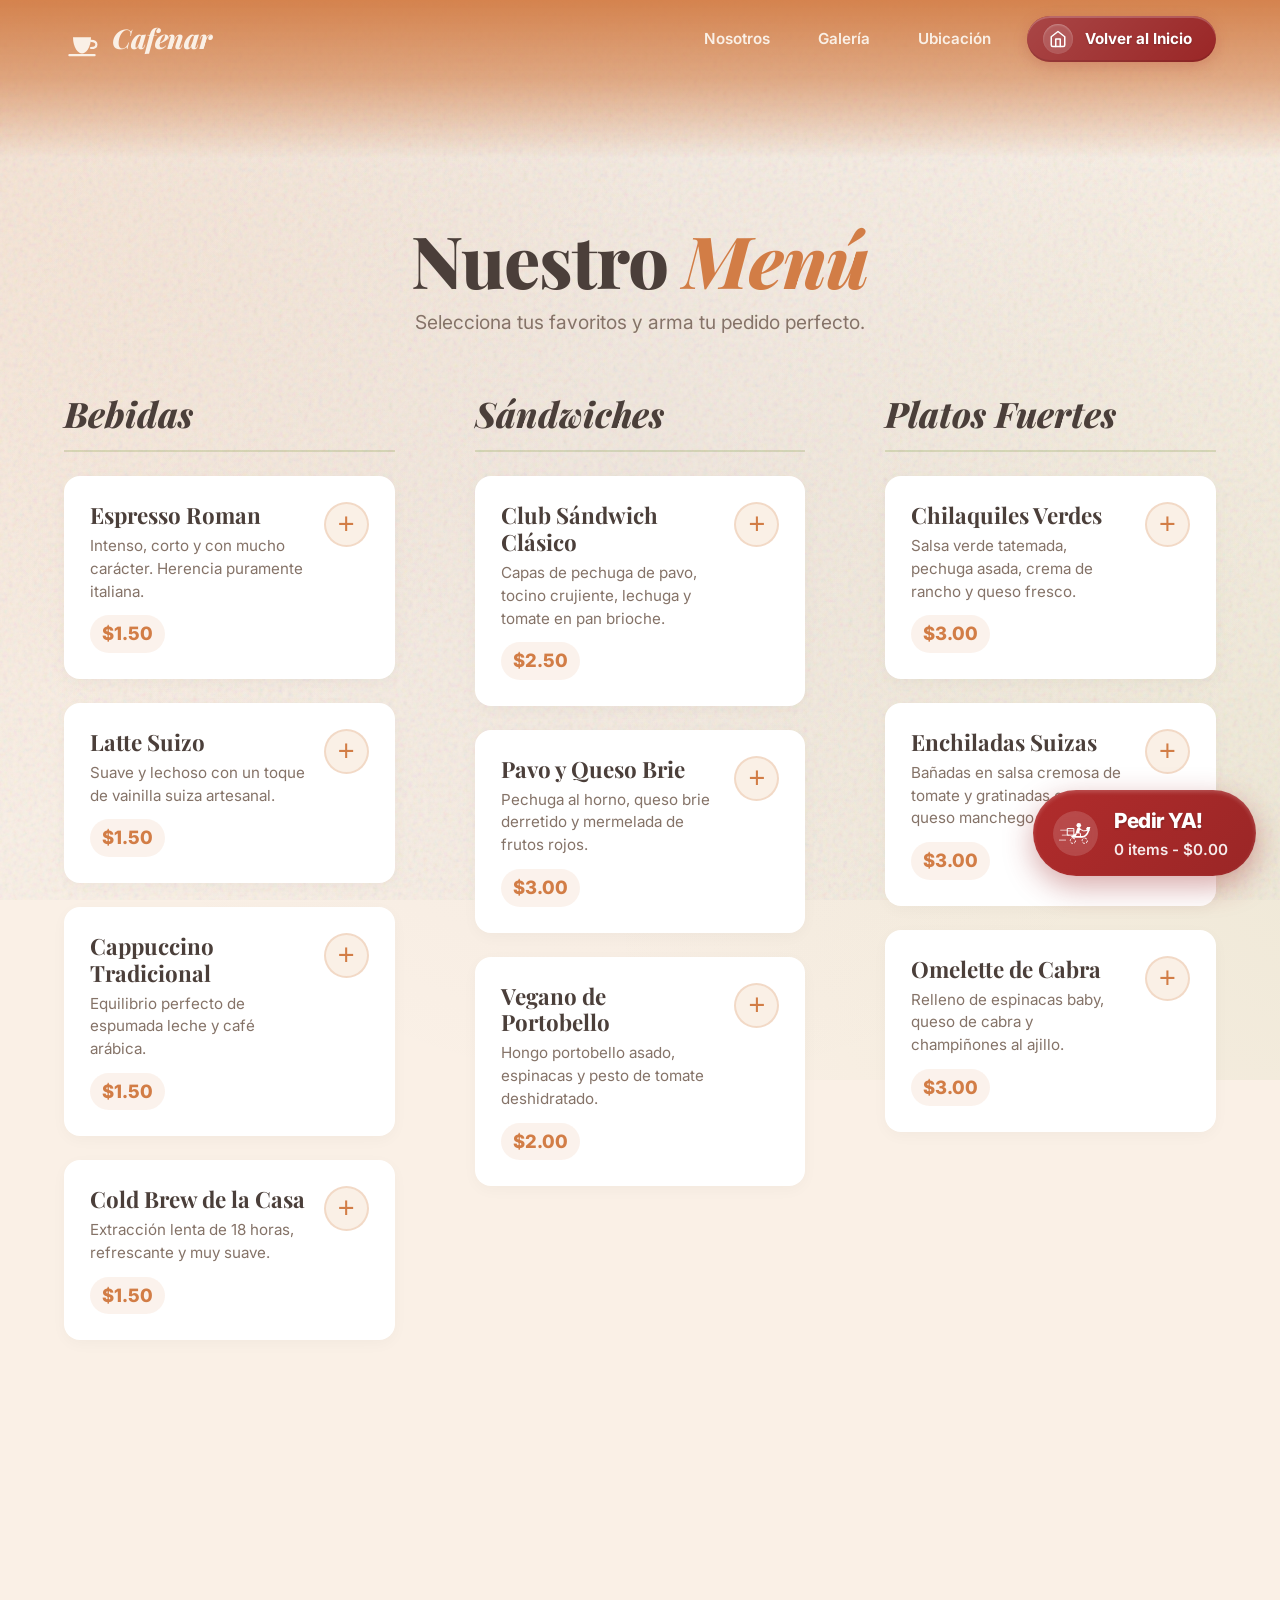
<file: menu.html>
<!DOCTYPE html>
<html lang="es">
<head>
    <meta charset="UTF-8">
    <meta name="viewport" content="width=device-width, initial-scale=1.0">
    <meta name="description" content="Menú completo de Cafenar. Pide tus sándwiches, bebidas y platos fuertes a domicilio.">
    <title>Cafenar | Menú y Pedidos</title>

    <!-- Favicon (Emoji SVG sin dependencias para carga rapida) -->
    <link rel="icon" type="image/svg+xml" href="data:image/svg+xml,<svg xmlns='http://www.w3.org/2000/svg' viewBox='0 0 100 100'><text y='.9em' font-size='90'>☕</text></svg>">

    <link rel="preconnect" href="https://fonts.googleapis.com">
    <link rel="preconnect" href="https://fonts.gstatic.com" crossorigin>
    <link href="https://fonts.googleapis.com/css2?family=Inter:wght@400;500;600;700;800&family=Playfair+Display:ital,wght@0,600;0,800;1,600&display=swap" rel="stylesheet">
    <link rel="stylesheet" href="https://cdnjs.cloudflare.com/ajax/libs/animate.css/4.1.1/animate.min.css"/>
    
    <link rel="stylesheet" href="style.css">
    <link rel="stylesheet" href="menu.css">
</head>
<body class="menu-page">
    <header class="header" data-aos="fade-in" data-aos-duration="1000">
        <div class="header__container">
            <a href="index.html" class="header__logo" aria-label="Ir a Inicio">
                <svg class="header__logo-svg" viewBox="0 0 100 100" style="height: 36px; width: 36px; fill: none; stroke: currentColor; stroke-width: 6; stroke-linecap: round; stroke-linejoin: round; margin-right: 4px;" xmlns="http://www.w3.org/2000/svg" aria-hidden="true">
                    <style>
                        .cup-steam { animation: steamRise 3s infinite ease-in-out; opacity: 0; }
                        .cup-steam-2 { animation-delay: 1.5s; }
                        @keyframes steamRise {
                            0% { transform: translateY(5px); opacity: 0; }
                            50% { opacity: 1; }
                            100% { transform: translateY(-10px); opacity: 0; }
                        }
                    </style>
                    <path d="M 25 45 L 75 45 C 75 75 60 90 50 90 C 40 90 25 75 25 45 Z" fill="currentColor" stroke="none"/>
                    <path d="M 75 55 C 95 55 95 75 75 75" />
                    <path d="M 15 95 L 85 95" />
                    <path d="M 40 35 C 35 25 45 15 40 5" class="cup-steam" />
                    <path d="M 60 35 C 65 25 55 15 60 5" class="cup-steam cup-steam-2" />
                </svg>
                Cafenar
            </a>
            <nav class="nav">
                <a href="index.html#about" class="nav__link">Nosotros</a>
                <a href="index.html#gallery" class="nav__link">Galería</a>
                <a href="index.html#location" class="nav__link">Ubicación</a>
                
                <!-- Botón Hacia Inicio -->
                <a href="index.html" class="nav__btn-order">
                    <span class="nav__btn-order-bg"></span>
                    <div class="nav__btn-order-icon">
                        <svg width="18" height="18" viewBox="0 0 24 24" fill="none" stroke="currentColor" stroke-width="2" stroke-linecap="round" stroke-linejoin="round">
                            <path d="M3 9l9-7 9 7v11a2 2 0 0 1-2 2H5a2 2 0 0 1-2-2z"></path>
                            <polyline points="9 22 9 12 15 12 15 22"></polyline>
                        </svg>
                    </div>
                    <span class="nav__btn-order-text">Volver al Inicio</span>
                    <div class="nav__btn-order-shine"></div>
                </a>
            </nav>
        </div>
    </header>

    <main class="menu-container">
        <div class="menu-intro animate__animated animate__fadeInDown">
            <h1>Nuestro <span style="color: var(--color-accent-primary); font-style: italic;">Menú</span></h1>
            <p>Selecciona tus favoritos y arma tu pedido perfecto.</p>
        </div>

        <div class="menu-grid">
            <!-- Bebidas -->
            <section class="menu-category animate__animated animate__fadeInUp">
                <h2 class="menu-category__title">Bebidas</h2>
                <div class="menu-list">
                    <div class="menu-card" data-name="Espresso Roman" data-price="45">
                        <div class="menu-card__info">
                            <h3>Espresso Roman</h3>
                            <p>Intenso, corto y con mucho carácter. Herencia puramente italiana.</p>
                            <span class="menu-card__price">$1.50</span>
                        </div>
                        <button class="menu-card__add" aria-label="Agregar Espresso Roman">+</button>
                    </div>
                    <div class="menu-card" data-name="Latte Suizo" data-price="65">
                        <div class="menu-card__info">
                            <h3>Latte Suizo</h3>
                            <p>Suave y lechoso con un toque de vainilla suiza artesanal.</p>
                            <span class="menu-card__price">$1.50</span>
                        </div>
                        <button class="menu-card__add" aria-label="Agregar Latte Suizo">+</button>
                    </div>
                    <div class="menu-card" data-name="Cappuccino Tradicional" data-price="55">
                        <div class="menu-card__info">
                            <h3>Cappuccino Tradicional</h3>
                            <p>Equilibrio perfecto de espumada leche y café arábica.</p>
                            <span class="menu-card__price">$1.50</span>
                        </div>
                        <button class="menu-card__add" aria-label="Agregar Cappuccino">+</button>
                    </div>
                    <div class="menu-card" data-name="Cold Brew de la Casa" data-price="75">
                        <div class="menu-card__info">
                            <h3>Cold Brew de la Casa</h3>
                            <p>Extracción lenta de 18 horas, refrescante y muy suave.</p>
                            <span class="menu-card__price">$1.50</span>
                        </div>
                        <button class="menu-card__add" aria-label="Agregar Cold Brew">+</button>
                    </div>
                </div>
            </section>

            <!-- Sándwiches -->
            <section class="menu-category animate__animated animate__fadeInUp" style="animation-delay: 0.1s;">
                <h2 class="menu-category__title">Sándwiches</h2>
                <div class="menu-list">
                    <div class="menu-card" data-name="Club Sándwich Clásico" data-price="120">
                        <div class="menu-card__info">
                            <h3>Club Sándwich Clásico</h3>
                            <p>Capas de pechuga de pavo, tocino crujiente, lechuga y tomate en pan brioche.</p>
                            <span class="menu-card__price">$2.50</span>
                        </div>
                        <button class="menu-card__add" aria-label="Agregar Club Sándwich">+</button>
                    </div>
                    <div class="menu-card" data-name="Pavo y Queso Brie" data-price="150">
                        <div class="menu-card__info">
                            <h3>Pavo y Queso Brie</h3>
                            <p>Pechuga al horno, queso brie derretido y mermelada de frutos rojos.</p>
                            <span class="menu-card__price">$3.00</span>
                        </div>
                        <button class="menu-card__add" aria-label="Agregar Pavo y Queso Brie">+</button>
                    </div>
                    <div class="menu-card" data-name="Vegano de Portobello" data-price="135">
                        <div class="menu-card__info">
                            <h3>Vegano de Portobello</h3>
                            <p>Hongo portobello asado, espinacas y pesto de tomate deshidratado.</p>
                            <span class="menu-card__price">$2.00</span>
                        </div>
                        <button class="menu-card__add" aria-label="Agregar Vegano Portobello">+</button>
                    </div>
                </div>
            </section>

            <!-- Platos Fuertes -->
            <section class="menu-category animate__animated animate__fadeInUp" style="animation-delay: 0.2s;">
                <h2 class="menu-category__title">Platos Fuertes</h2>
                <div class="menu-list">
                    <div class="menu-card" data-name="Chilaquiles Verdes" data-price="140">
                        <div class="menu-card__info">
                            <h3>Chilaquiles Verdes</h3>
                            <p>Salsa verde tatemada, pechuga asada, crema de rancho y queso fresco.</p>
                            <span class="menu-card__price">$3.00</span>
                        </div>
                        <button class="menu-card__add" aria-label="Agregar Chilaquiles">+</button>
                    </div>
                    <div class="menu-card" data-name="Enchiladas Suizas" data-price="160">
                        <div class="menu-card__info">
                            <h3>Enchiladas Suizas</h3>
                            <p>Bañadas en salsa cremosa de tomate y gratinadas con queso manchego.</p>
                            <span class="menu-card__price">$3.00</span>
                        </div>
                        <button class="menu-card__add" aria-label="Agregar Enchiladas Suizas">+</button>
                    </div>
                    <div class="menu-card" data-name="Omelette de Cabra" data-price="130">
                        <div class="menu-card__info">
                            <h3>Omelette de Cabra</h3>
                            <p>Relleno de espinacas baby, queso de cabra y champiñones al ajillo.</p>
                            <span class="menu-card__price">$3.00</span>
                        </div>
                        <button class="menu-card__add" aria-label="Agregar Omelette">+</button>
                    </div>
                </div>
            </section>
        </div>
    </main>

    <!-- Floating Order Button (Motocicleta animada por CSS) -->
    <a href="https://wa.me/1234567890" class="floating-order animate__animated animate__fadeInUp" id="floating-order" target="_blank" aria-label="Confirmar pedido por WhatsApp">
        <div class="floating-order__icon-wrapper">
            <svg class="moto-svg" viewBox="0 0 100 100" xmlns="http://www.w3.org/2000/svg" fill="currentColor">
                <g class="moto-lines-group">
                    <line class="moto-line" x1="5" y1="40" x2="25" y2="40" stroke="currentColor" stroke-width="2" stroke-linecap="round"/>
                    <line class="moto-line" x1="10" y1="55" x2="30" y2="55" stroke="currentColor" stroke-width="2" stroke-linecap="round"/>
                    <line class="moto-line" x1="0" y1="70" x2="20" y2="70" stroke="currentColor" stroke-width="2" stroke-linecap="round"/>
                </g>
                <g class="moto-chassis">
                    <path d="M 25 35 L 45 35 L 45 55 L 25 55 Z" stroke="currentColor" stroke-width="3" stroke-linejoin="round" fill="none"/>
                    <line x1="25" y1="42" x2="45" y2="42" stroke="currentColor" stroke-width="2"/>
                    <path d="M 40 60 L 70 60 C 80 60 85 55 90 40 L 85 35" stroke="currentColor" stroke-width="5" stroke-linecap="round" fill="none"/>
                    <path d="M 35 60 L 50 60 L 55 50 L 50 50 Z" fill="currentColor"/>
                    <circle cx="60" cy="25" r="7" fill="currentColor"/>
                    <path d="M 50 50 L 55 35 C 57 30 65 30 65 35 L 60 50 Z" fill="currentColor"/>
                    <path d="M 58 35 L 75 42 L 85 41" stroke="currentColor" stroke-width="3" stroke-linecap="round" fill="none"/>
                    <path d="M 55 45 L 65 50 L 65 60 L 70 60" stroke="currentColor" stroke-width="3" stroke-linecap="round" fill="none"/>
                    <path d="M 85 30 L 95 30 L 92 42 L 83 42 Z" fill="currentColor"/>
                    <circle class="moto-wheel" cx="42" cy="72" r="8" fill="none" stroke="currentColor" stroke-width="3" stroke-dasharray="8 4"/>
                    <circle class="moto-wheel" cx="78" cy="72" r="8" fill="none" stroke="currentColor" stroke-width="3" stroke-dasharray="8 4"/>
                </g>
            </svg>
        </div>
        <div class="floating-order__info">
            <span class="floating-order__title">Pedir YA!</span>
            <span class="floating-order__cart">0 items - $0.00</span>
        </div>
    </a>

    <!-- Lógica de Carrito a Whatsapp -->
    <script>
        const cart = {};
        const floatingOrder = document.getElementById('floating-order');
        const cartLabel = document.querySelector('.floating-order__cart');

        const formatNumber = (num) => parseFloat(num).toFixed(2);

        // Transform DOM for quantity selectors dynamically
        document.querySelectorAll('.menu-card').forEach(card => {
            const addBtn = card.querySelector('.menu-card__add');
            if (addBtn) {
                const ariaLabel = addBtn.getAttribute('aria-label');
                const controlsNode = document.createElement('div');
                controlsNode.className = 'menu-card__controls';
                controlsNode.innerHTML = `
                    <button class="menu-card__add-initial" aria-label="${ariaLabel}">+</button>
                    <div class="menu-card__qty-group">
                        <button class="qty-btn qty-btn--minus" aria-label="Quitar">-</button>
                        <span class="qty-num">0</span>
                        <button class="qty-btn qty-btn--plus" aria-label="Añadir">+</button>
                    </div>
                `;
                addBtn.replaceWith(controlsNode);
            }
        });

        const updateCartUI = () => {
            let totalItems = 0;
            let totalPrice = 0;
            
            for (const [name, item] of Object.entries(cart)) {
                totalItems += item.qty;
                totalPrice += item.qty * item.price;
            }

            if (totalItems > 0) {
                floatingOrder.classList.add('visible');
                cartLabel.textContent = `${totalItems} items - $${formatNumber(totalPrice)}`;
                // Animar brevemente el botón flotante
                floatingOrder.style.transform = 'translateY(0) scale(1.05)';
                setTimeout(() => {
                    if (floatingOrder.classList.contains('visible')) {
                        floatingOrder.style.transform = '';
                    }
                }, 200);
            } else {
                floatingOrder.classList.remove('visible');
                cartLabel.textContent = `0 items - $0.00`;
            }

            // Construir link de Whatsapp
            let wtspText = "Hola Cafenar, mi pedido es el siguiente:%0A";
            if(totalItems > 0) {
                for (const [name, item] of Object.entries(cart)) {
                    if (item.qty > 0) {
                        wtspText += `- ${item.qty}x ${name} ($${formatNumber(item.price * item.qty)})%0A`;
                    }
                }
                wtspText += `%0ATotal aproximado: *$$${formatNumber(totalPrice)}*%0A`;
                wtspText += `%0A¿Me confirman mi pedido por favor?`;
            }
            floatingOrder.href = `https://wa.me/1234567890?text=${wtspText}`;
        };

        const updateItemCount = (card, delta) => {
            const name = card.dataset.name;
            // Parse text directly from DOM element to respect frontend overrides
            const priceText = card.querySelector('.menu-card__price').textContent.replace('$', '').trim();
            const price = parseFloat(priceText);
            
            if (!cart[name]) cart[name] = { price, qty: 0 };
            
            cart[name].qty += delta;
            if (cart[name].qty < 0) cart[name].qty = 0;
            
            const controls = card.querySelector('.menu-card__controls');
            const qtyNum = controls.querySelector('.qty-num');
            qtyNum.textContent = cart[name].qty;
            
            if (cart[name].qty > 0) {
                controls.classList.add('is-active');
                card.style.borderColor = "var(--color-accent-primary)";
                card.style.boxShadow = "0 10px 30px rgba(210, 125, 70, 0.4)";
                // Animar el número sutilmente
                qtyNum.style.transform = "scale(1.3)";
                setTimeout(() => qtyNum.style.transform = "scale(1)", 150);
            } else {
                controls.classList.remove('is-active');
                card.style.borderColor = "transparent";
                card.style.boxShadow = "";
                delete cart[name];
            }
            
            updateCartUI();
        };

        // Event delegation for quantity clicks
        document.querySelectorAll('.menu-card').forEach(card => {
            card.addEventListener('click', (e) => {
                if(e.target.classList.contains('menu-card__add-initial') || e.target.closest('.menu-card__add-initial')) {
                    updateItemCount(card, 1);
                } else if(e.target.classList.contains('qty-btn--plus') || e.target.closest('.qty-btn--plus')) {
                    updateItemCount(card, 1);
                } else if(e.target.classList.contains('qty-btn--minus') || e.target.closest('.qty-btn--minus')) {
                    updateItemCount(card, -1);
                }
            });
        });
    </script>
</body>
</html>
</file>
<file: style.css>
/* Variables - Paleta Cálida Elegante */
:root {
    --color-bg-base: #FAF0E6;         
    --color-text-main: #4B3F3A;       
    --color-text-muted: #857368;      
    --color-accent-primary: #D27D46;  
    --color-accent-secondary: #6B8E23;
    --color-white: #ffffff;
    --color-glass: rgba(250, 240, 230, 0.85);

    /* Pareo Tipográfico */
    --font-heading: 'Playfair Display', serif;
    --font-body: 'Inter', system-ui, sans-serif;
    
    --spacing-xs: 8px;
    --spacing-sm: 16px;
    --spacing-md: 24px;
    --spacing-lg: 48px;
    --spacing-xl: 80px;
    
    --border-radius-sm: 8px;
    --border-radius-md: 16px;
    --border-radius-lg: 32px;
}

* { margin: 0; padding: 0; box-sizing: border-box; }
html { scroll-behavior: smooth; }
body {
    font-family: var(--font-body);
    color: var(--color-text-main);
    line-height: 1.6;
    overflow-x: hidden;
    -webkit-font-smoothing: antialiased;
    background-color: var(--color-bg-base);
}

/* Preloader (Curtain Effect) */
.preloader {
    position: fixed; top: 0; left: 0; width: 100vw; height: 100vh;
    z-index: 9999; display: flex; align-items: center; justify-content: center;
    pointer-events: none; overflow: hidden;
}
.preloader__left, .preloader__right {
    position: absolute; top: 0; width: 50%; height: 100%;
    background-color: var(--color-text-main);
    transition: transform 1s cubic-bezier(0.76, 0, 0.24, 1);
}
.preloader__left { left: 0; }
.preloader__right { right: 0; }
.preloader__content {
    z-index: 10000; color: var(--color-bg-base);
    font-family: var(--font-heading); font-size: 3.5rem; font-style: italic;
    opacity: 1; transition: opacity 0.5s ease;
    animation: preloaderPulse 1s alternate infinite ease-in-out;
}
@keyframes preloaderPulse {
    0% { transform: scale(0.95); opacity: 0.7; }
    100% { transform: scale(1.05); opacity: 1; }
}

.loaded .preloader__left { transform: translateX(-100%); }
.loaded .preloader__right { transform: translateX(100%); }
.loaded .preloader__content { opacity: 0; animation: none; }

/* Fluid Gradient Background & Parallax Inverso */
body::before {
    content: "";
    position: fixed;
    top: -20%; left: -20%;
    width: 140%; height: 140%;
    z-index: -2;
    pointer-events: none;
    
    background: 
        radial-gradient(circle at 10% 20%, rgba(210, 125, 70, 0.12) 0%, transparent 40%),
        radial-gradient(circle at 90% 80%, rgba(107, 142, 35, 0.08) 0%, transparent 40%),
        radial-gradient(circle at 50% 50%, rgba(75, 63, 58, 0.05) 0%, transparent 60%);
    background-color: var(--color-bg-base);
    
    animation: fluidMove 20s infinite alternate cubic-bezier(0.4, 0, 0.2, 1);
    
    /* Parallax Inverso */
    transform: translate(calc(var(--mx, 0px) * -1), calc(var(--my, 0px) * -1));
    transition: transform 0.15s ease-out;
}

/* Granulado (Noise) sutil */
body::after {
    content: "";
    position: fixed;
    top: 0; left: 0; width: 100%; height: 100%;
    z-index: -1;
    pointer-events: none;
    opacity: 0.15; 
    background-image: url("data:image/svg+xml,%3Csvg viewBox='0 0 200 200' xmlns='http://www.w3.org/2000/svg'%3E%3Cfilter id='f'%3E%3CfeTurbulence type='fractalNoise' baseFrequency='0.9' numOctaves='3' stitchTiles='stitch'/%3E%3C/filter%3E%3Crect width='100%25' height='100%25' filter='url(%23f)'/%3E%3C/svg%3E");
}

@keyframes fluidMove {
    0% { transform: scale(1) translate(0, 0); }
    50% { transform: scale(1.05) translate(2%, 2%); }
    100% { transform: scale(1.02) translate(-2%, 1%); }
}

/* Typography Overrides */
h1, h2, h3, .section__title, .hero__title, .header__logo { font-family: var(--font-heading); }

/* Header & Scrolling logic */
.header {
    position: fixed; top: 0; left: 0; width: 100%; z-index: 1000;
    /* Gradient sólido inicial (Terracota a nulo) */
    background: linear-gradient(to bottom, rgba(210, 125, 70, 0.95) 0%, rgba(210, 125, 70, 0.6) 50%, rgba(210, 125, 70, 0) 100%);
    border: none;
    transition: transform 0.4s cubic-bezier(0.34, 1.56, 0.64, 1);
    padding-bottom: var(--spacing-xl); /* Dar espacio extra a la sombra de degradado */
}
.header--hidden {
    transform: translateY(-100%);
}
.header__container {
    display: flex; justify-content: space-between; align-items: center;
    padding: var(--spacing-sm) var(--spacing-md);
    max-width: 1200px; margin: 0 auto;
}
.header__logo { text-decoration: none; color: var(--color-bg-base); font-weight: 800; font-size: 1.7rem; letter-spacing: -0.5px; display: flex; align-items: center; gap: var(--spacing-xs); font-style: italic;}
.nav { display: flex; gap: var(--spacing-sm); align-items: center; }
.nav__link { text-decoration: none; color: var(--color-bg-base); font-weight: 600; font-size: 0.95rem; transition: color 0.3s ease, text-shadow 0.3s ease; padding: 8px 12px; }
.nav__link:hover { color: var(--color-white); text-shadow: 0 0 10px rgba(255, 255, 255, 0.6); }

/* Dynamic Status Indicator (Far Right) */
.nav__status {
    background: rgba(255, 255, 255, 0.95);
    color: #2D2522;
    padding: 6px 16px 6px 12px;
    border-radius: 40px;
    display: flex;
    align-items: center;
    gap: 10px;
    font-weight: 800;
    font-size: 0.95rem;
    box-shadow: inset 0 2px 4px rgba(255,255,255,1), 0 4px 15px rgba(0,0,0,0.08);
    transition: all 0.4s cubic-bezier(0.34, 1.56, 0.64, 1);
    cursor: default;
    
    /* Efecto Levitación Premium */
    animation: statusLevitate 4s ease-in-out infinite;
    position: relative;
    overflow: hidden; /* Contenedor de partículas */
}
@keyframes statusLevitate {
    0%, 100% { transform: translateY(0); }
    50% { transform: translateY(-5px); }
}

/* Capa base para partículas rotativas tecnológicas simuladas */
.nav__status::before {
    content: '';
    position: absolute;
    top: -50%; left: -50%;
    width: 200%; height: 200%;
    background: radial-gradient(circle at center, rgba(210, 125, 70, 0.25) 0%, transparent 60%),
                radial-gradient(circle at bottom right, rgba(255,255,255,0.8) 0%, transparent 40%);
    opacity: 0;
    transform: scale(0.5);
    transition: all 0.5s ease;
    pointer-events: none;
    z-index: 0;
}

.status-interactive:hover .nav__status {
    background: #ffffff;
    /* Glow Cálido */
    box-shadow: inset 0 2px 4px rgba(255,255,255,1), 0 12px 30px rgba(210, 125, 70, 0.35);
    transform: translateY(-6px) scale(1.03);
    animation-play-state: paused;
}
.status-interactive:hover .nav__status::before {
    opacity: 1;
    transform: scale(1);
    animation: particlesPlasma 3s linear infinite;
}
@keyframes particlesPlasma {
    0% { transform: scale(1) rotate(0deg); opacity: 0.6; }
    50% { transform: scale(1.1) rotate(180deg); opacity: 1; }
    100% { transform: scale(1) rotate(360deg); opacity: 0.6; }
}

/* Proteccion de Index interno contra particulas background */
.nav__status > * {
    position: relative;
    z-index: 1;
}

.nav__status-led {
    position: relative;
    width: 20px;
    height: 20px;
    display: flex;
    align-items: center;
    justify-content: center;
}
.nav__status-text-wrap {
    display: flex;
    flex-direction: column;
    align-items: flex-start;
    margin-left: 2px;
}
.status-countdown {
    font-size: 0.70rem;
    color: var(--color-text-muted);
    font-weight: 600;
    text-transform: none;
    margin-top: -3px; line-height: 1;
}
.status-dot {
    width: 12px;
    height: 12px;
    border-radius: 50%;
    z-index: 2;
    transition: all 0.4s ease;
}
.status-dot--open { 
    background-color: #10B981; 
    box-shadow: 0 0 12px #10B981, 0 0 24px rgba(16, 185, 129, 0.8);
}
.status-dot--open::before, .status-dot--open::after {
    content: '';
    position: absolute;
    width: 100%;
    height: 100%;
    border-radius: 50%;
    border: 2px solid #10B981;
    animation: rippleGreen 2s cubic-bezier(0.1, 0.7, 0.1, 1) infinite;
    opacity: 0;
}
.status-dot--open::after {
    animation-delay: 1s;
}
.status-dot--closed { 
    background-color: #EF4444; 
    box-shadow: 0 0 10px #EF4444; 
}
@keyframes rippleGreen {
    0% { transform: scale(0.6); opacity: 0.8; }
    100% { transform: scale(2.2); opacity: 0; }
}

/* Custom Tooltip for Status */
.status-interactive {
    position: relative;
    cursor: pointer;
    display: inline-flex;
}

.status-tooltip {
    position: absolute;
    bottom: calc(100% + 15px);
    left: 50%;
    transform: translateX(-50%) translateY(10px);
    background: #2D2522;
    color: var(--color-white);
    padding: 10px 16px;
    border-radius: 8px;
    font-size: 0.85rem;
    font-weight: 500;
    line-height: 1.4;
    white-space: nowrap;
    text-align: center;
    opacity: 0;
    visibility: hidden;
    transition: all 0.3s cubic-bezier(0.34, 1.56, 0.64, 1);
    box-shadow: 0 10px 25px rgba(0,0,0,0.2);
    pointer-events: none;
    z-index: 100;
}

.status-tooltip::after {
    content: '';
    position: absolute;
    top: 100%;
    left: 50%;
    transform: translateX(-50%);
    border-width: 6px;
    border-style: solid;
    border-color: #2D2522 transparent transparent transparent;
}

.status-interactive:hover .status-tooltip {
    opacity: 1;
    visibility: visible;
    transform: translateX(-50%) translateY(0);
}

.tooltip-title {
    display: block;
    font-family: var(--font-heading);
    color: var(--color-accent-primary);
    font-size: 1rem;
    margin-bottom: 4px;
}

.hero__status {
    margin-top: var(--spacing-lg);
    display: inline-flex;
}

/* Premium Menu & Order Button */
.nav__btn-order {
    position: relative;
    color: var(--color-white);
    padding: 8px 24px 8px 16px;
    border-radius: 40px;
    display: flex;
    align-items: center;
    gap: 12px;
    font-weight: 700;
    text-decoration: none;
    font-size: 0.95rem;
    overflow: hidden;
    z-index: 1;
    transition: all 0.3s cubic-bezier(0.34, 1.56, 0.64, 1);
    box-shadow: 0 4px 15px rgba(154, 38, 38, 0.2);
    /* Fondo principal Deep Red */
    background: #9A2626;
}
.nav__btn-order-bg {
    position: absolute;
    inset: 0;
    background: linear-gradient(135deg, rgba(255,255,255,0.15) 0%, rgba(255,255,255,0) 100%);
    box-shadow: inset 0 2px 0 rgba(255,255,255,0.2), inset 0 -2px 0 rgba(0,0,0,0.1);
    z-index: -2;
    border-radius: 40px;
}
.nav__btn-order::before {
    content: '';
    position: absolute;
    inset: 0;
    background: linear-gradient(135deg, #b12c2c 0%, #9A2626 100%);
    z-index: -1;
    border-radius: 40px;
    opacity: 0;
    transition: opacity 0.3s ease;
}
.nav__btn-order:hover {
    box-shadow: 0 8px 25px rgba(154, 38, 38, 0.4);
}
.nav__btn-order:hover::before {
    opacity: 1;
}

.nav__btn-order-icon {
    display: flex;
    align-items: center;
    justify-content: center;
    background: rgba(255,255,255,0.15);
    padding: 6px;
    border-radius: 50%;
    backdrop-filter: blur(4px);
    box-shadow: inset 0 1px 2px rgba(255,255,255,0.3);
    transition: transform 0.3s ease, background 0.3s ease;
}
.nav__btn-order:hover .nav__btn-order-icon {
    transform: rotate(5deg) scale(1.05);
    background: rgba(255,255,255,0.25);
}

.steam-line {
    transition: all 0.3s ease;
    transform-origin: bottom;
}
.nav__btn-order:hover .sl-1 { animation: steamRiseBtn 1.2s infinite alternate ease-in-out; }
.nav__btn-order:hover .sl-2 { animation: steamRiseBtn 1.2s infinite alternate ease-in-out 0.4s; }
.nav__btn-order:hover .sl-3 { animation: steamRiseBtn 1.2s infinite alternate ease-in-out 0.8s; }

@keyframes steamRiseBtn {
    0% { transform: translateY(0) scaleY(1); opacity: 0.5; }
    100% { transform: translateY(-3px) scaleY(1.4); opacity: 1; }
}

.nav__btn-order-text {
    text-shadow: 0 1px 2px rgba(0,0,0,0.2);
}

/* Shimmer Overlay */
.nav__btn-order-shine {
    position: absolute;
    top: 0;
    left: -100%;
    width: 50%;
    height: 100%;
    background: linear-gradient(to right, rgba(255,255,255,0) 0%, rgba(255,255,255,0.3) 50%, rgba(255,255,255,0) 100%);
    transform: skewX(-20deg);
    z-index: 2;
    pointer-events: none;
    animation: shineFlow 5s infinite 2s;
}
@keyframes shineFlow {
    0% { left: -100%; }
    20% { left: 200%; }
    100% { left: 200%; }
}

/* Esconder links en mobile para priorizar botones */
@media (max-width: 900px) {
    .nav__link { display: none; }
    .header__container { gap: 8px; justify-content: space-between; flex-wrap: wrap; }
    .nav { margin-left: auto; }
    
    .hero__status { margin-top: var(--spacing-md); }
    .nav__btn-order { padding: 6px 16px 6px 10px; font-size: 0.85rem; }
    .nav__btn-order-icon { padding: 4px; }
    .nav__btn-order-icon svg { width: 14px; height: 14px; }
}

/* Hero */
.hero {
    min-height: 90vh; 
    display: flex; flex-direction: column; align-items: center; justify-content: center;
    padding: calc(var(--spacing-xl) + 120px) var(--spacing-md) var(--spacing-md);
    max-width: 1200px; margin: 0 auto;
}
.hero__content { text-align: center; margin-bottom: var(--spacing-lg); }
.hero__title { font-weight: 800; font-size: 3.5rem; line-height: 1.1; margin-bottom: var(--spacing-md); color: var(--color-text-main); }
.hero__title-accent { color: var(--color-accent-primary); font-style: italic; }
.hero__subtitle { font-size: 1.15rem; color: var(--color-text-muted); font-weight: 400; max-width: 600px; margin: 0 auto; line-height: 1.8; }

.hero__visual { width: 100%; max-width: 400px; margin: 0 auto; position: relative; }

/* Decorador Anillo Hero. Aporta al factor novedoso */
.hero__deco-ring {
    position: absolute; top: -15%; left: -15%; width: 130%; height: 130%;
    border: 2px dashed var(--color-accent-secondary);
    border-radius: 50%; opacity: 0.4;
    animation: rotateRing 30s linear infinite; z-index: 0;
}
@keyframes rotateRing { 100% { transform: rotate(360deg); } }

.hero__asset-wrapper { 
    position: relative; width: 100%; aspect-ratio: 1; 
    background: transparent;
    border-radius: 50%; display: flex; align-items: center; justify-content: center; 
    /* Efecto Respiración con brillo verdoso */
    animation: breathingLogo 4s infinite ease-in-out;
}
@keyframes breathingLogo {
    0% { transform: scale(0.98); box-shadow: 0 0 15px rgba(107, 142, 35, 0.2); }
    50% { transform: scale(1.02); box-shadow: 0 0 50px rgba(107, 142, 35, 0.6); }
    100% { transform: scale(0.98); box-shadow: 0 0 15px rgba(107, 142, 35, 0.2); }
}

.hero__logo-animado { width: 100%; height: 100%; object-fit: cover; z-index: 2; position: relative; border-radius: 50%; }

/* Global Utilities */
.section__title { font-size: 2.5rem; font-weight: 800; margin-bottom: var(--spacing-md); color: var(--color-text-main); }
.section__title--center { text-align: center; }

/* About Section - Asimétrico Novedoso */
.about { padding: calc(var(--spacing-xl) * 2) var(--spacing-md); }
.about__container { 
    max-width: 1000px; margin: 0 auto; display: grid; gap: var(--spacing-xl);
    grid-template-columns: 1fr;
}
.about__info .section__title { font-size: 3.5rem; line-height: 1.1; margin-bottom: var(--spacing-sm); }
.about__text-wrapper { position: relative; }
.about__text-wrapper::before {
    content: '"'; position: absolute; top: -45px; left: -25px; font-family: var(--font-heading);
    font-size: 8rem; color: var(--color-accent-secondary); opacity: 0.15; line-height: 1;
}
.about__text { font-size: 1.2rem; color: var(--color-text-main); line-height: 1.8; margin-bottom: var(--spacing-sm); position: relative; z-index: 1;}
.about__text strong { color: var(--color-accent-primary); font-weight: 600; }

/* Gallery Section */
.gallery { padding: var(--spacing-xl) 0; }
.gallery__header { max-width: 1200px; margin: 0 auto; padding: 0 var(--spacing-md); display: flex; justify-content: space-between; align-items: flex-end; margin-bottom: var(--spacing-lg); flex-wrap: wrap; gap: var(--spacing-sm); }
.gallery__header .section__title { margin-bottom: 0; font-size: 3.5rem; line-height: 1; margin-right: 20px;}
.gallery__subtitle { color: var(--color-text-muted); font-style: italic; font-size: 1.25rem; margin-bottom: 10px;}

.gallery__carousel {
    display: flex; overflow-x: auto; scroll-snap-type: x mandatory; gap: var(--spacing-lg); /* gap ensanchado */
    padding: var(--spacing-md) 0 var(--spacing-xl); /* Espacio vertical extra para staggered Y */
    scrollbar-width: thin; scrollbar-color: var(--color-accent-primary) rgba(75, 63, 58, 0.1);
    -webkit-overflow-scrolling: touch;
}
.gallery__carousel::-webkit-scrollbar { height: 8px; }
.gallery__carousel::-webkit-scrollbar-track { background: rgba(75, 63, 58, 0.1); border-radius: 4px; }
.gallery__carousel::-webkit-scrollbar-thumb { background: var(--color-accent-primary); border-radius: 4px; }
.gallery__item {
    scroll-snap-align: center; flex: 0 0 calc(85% - var(--spacing-md));
    border-radius: var(--border-radius-lg); overflow: hidden; position: relative;
    box-shadow: 0 10px 25px rgba(75, 63, 58, 0.15);
    transition: transform 0.5s cubic-bezier(0.34, 1.56, 0.64, 1);
}
/* Efecto de olas en la galería (Asimetría en Desktop y Mobile) */
.gallery__item:nth-child(even) { transform: translateY(25px); }

.gallery__item img { width: 100%; height: 400px; object-fit: cover; transition: transform 0.6s ease, filter 0.6s ease; display: block; padding-right: 0;}
.gallery__item::after {
    content: "Descubrir";
    position: absolute; inset: 0; background: rgba(75, 63, 58, 0.5); color: var(--color-bg-base);
    display: flex; align-items: center; justify-content: center;
    font-family: var(--font-heading); font-size: 1.5rem; font-style: italic;
    opacity: 0; transition: opacity 0.4s ease; pointer-events: none;
}
.gallery__item:hover:nth-child(even) { transform: translateY(20px) scale(1.03); }
.gallery__item:hover:nth-child(odd) { transform: translateY(-5px) scale(1.03); }
.gallery__item:hover img { transform: scale(1.1); filter: brightness(0.7); }
.gallery__item:hover::after { opacity: 1; }

/* CTA Blocks Section - Estilo Escalonado Grid */
.cta-blocks { padding: calc(var(--spacing-xl)*1.5) var(--spacing-md); position: relative; z-index: 10; margin-top: -30px;}
.cta-blocks__container { max-width: 1000px; margin: 0 auto; display: grid; grid-template-columns: 1fr; gap: var(--spacing-xl); }

.cta-card {
    background: var(--color-white); border-radius: var(--border-radius-lg);
    padding: var(--spacing-xl); display: flex; flex-direction: column; align-items: flex-start; gap: var(--spacing-sm);
    text-decoration: none; color: var(--color-text-main);
    box-shadow: 0 15px 40px rgba(75, 63, 58, 0.1);
    transition: transform 0.4s cubic-bezier(0.34, 1.56, 0.64, 1), box-shadow 0.4s ease;
    border: 1px solid rgba(210, 125, 70, 0.1);
}
.cta-card:hover { transform: translateY(-12px); box-shadow: 0 25px 50px rgba(210, 125, 70, 0.2); border-color: rgba(210, 125, 70, 0.4); }
.cta-card__icon-wrapper { width: 90px; height: 90px; flex-shrink: 0; color: var(--color-accent-primary); margin-bottom: var(--spacing-xs); }
.cta-card__content h3 { font-size: 1.8rem; margin-bottom: 12px; color: var(--color-accent-primary); }
.cta-card__content p { color: var(--color-text-main); font-size: 1.1rem; line-height: 1.6; }

/* SVG Animations - Moto */
.moto-wheel { transform-origin: center; transform-box: fill-box; }
.cta-card--delivery:hover .moto-wheel { animation: motoWheelSpin 0.4s linear infinite; }
.cta-card--delivery:hover .moto-line { animation: motoLinesMove 0.5s ease-in-out infinite; }
.cta-card--delivery:hover .moto-line:nth-child(2) { animation-delay: 0.1s; }
.cta-card--delivery:hover .moto-line:nth-child(3) { animation-delay: 0.2s; }
.cta-card--delivery:hover .moto-chassis { animation: motoChassisBounce 0.25s alternate infinite ease-in-out; }

@keyframes motoWheelSpin { 0% { transform: rotate(0deg); } 100% { transform: rotate(360deg); } }
@keyframes motoLinesMove { 0% { transform: translateX(0); opacity: 0; } 50% { opacity: 1; } 100% { transform: translateX(-15px); opacity: 0; } }
@keyframes motoChassisBounce { 0% { transform: translateY(0px) rotate(0deg); } 100% { transform: translateY(-2px) rotate(-1.5deg); } }

/* SVG Animations - Book/Feather */
.feather-wrapper { transform-origin: 60px 65px; }
.cta-card--booking:hover .feather-wrapper { animation: featherWrite 1.2s ease-in-out infinite; }
@keyframes featherWrite {
    0% { transform: rotate(0deg) translate(0, 0); }
    25% { transform: rotate(8deg) translate(-2px, -3px); }
    50% { transform: rotate(-5deg) translate(4px, 2px); }
    75% { transform: rotate(6deg) translate(-1px, -2px); }
    100% { transform: rotate(0deg) translate(0, 0); }
}

/* Location Section - Flotante */
.location { padding: calc(var(--spacing-xl)*1.5) var(--spacing-md); background: transparent; border: none; }
.location__container { 
    position: relative; max-width: 1200px; margin: 0 auto; display: flex; align-items: center; justify-content: flex-end; 
    min-height: 600px; border-radius: var(--border-radius-lg); overflow: hidden; 
}
.location__map-wrapper { position: absolute; top: 0; left: 0; width: 100%; height: 100%; z-index: 1; overflow: hidden;}
.location__map { width: 100%; height: 100%; border: 0; }
.location__info-card {
    position: relative; z-index: 2; background: rgba(250, 240, 230, 0.95);
    backdrop-filter: blur(20px); -webkit-backdrop-filter: blur(20px);
    padding: var(--spacing-xl); border-radius: var(--border-radius-lg);
    box-shadow: 0 40px 80px rgba(75, 63, 58, 0.2);
    max-width: 450px; border: 1px solid rgba(255, 255, 255, 0.6);
    margin: var(--spacing-lg);
}
.location__toggle-btn { display: none; } /* Oculto en escritorio */
.location__text { font-size: 1.15rem; margin-bottom: var(--spacing-sm); color: var(--color-text-main); }
.location__address { font-weight: 600; font-size: 1.15rem; margin-top: var(--spacing-md); color: var(--color-accent-primary); }

/* Lógica Drawer Location Mobile App-like */
@media (max-width: 768px) {
    .location__container {
        align-items: flex-end; justify-content: center;
        min-height: 80vh; /* Take up more screen space on mobile */
    }
    .location__info-card {
        margin: 0; width: 100%; max-width: 100%;
        border-radius: var(--border-radius-lg) var(--border-radius-lg) 0 0;
        padding: var(--spacing-sm) var(--spacing-lg) var(--spacing-sm);
        display: flex; flex-direction: column;
    }
    .location__toggle-btn {
        display: flex; flex-direction: column; justify-content: center; align-items: center; gap: 4px;
        width: 100%; min-height: 40px; background: transparent; border: none;
        cursor: pointer; margin-bottom: var(--spacing-sm);
    }
    .toggle-line {
        width: 50px; height: 5px; background: rgba(75, 63, 58, 0.25);
        border-radius: 10px; transition: background 0.3s;
    }
    .toggle-text {
        font-family: var(--font-body); font-size: 0.75rem; font-weight: 600;
        color: var(--color-text-muted); text-transform: uppercase; letter-spacing: 1px;
    }
    .location__toggle-btn:hover .toggle-line {
        background: var(--color-accent-primary);
    }
    /* Animación de apertura con CSS Grid nativo */
    .location__card-wrapper {
        display: grid;
        grid-template-rows: 1fr;
        transition: grid-template-rows 0.5s cubic-bezier(0.34, 1.56, 0.64, 1);
    }
    .location__card-content {
        overflow: hidden;
        opacity: 1; transition: opacity 0.4s ease;
        padding-bottom: var(--spacing-lg);
    }
    .location__info-card.is-collapsed .location__card-wrapper {
        grid-template-rows: 0fr;
    }
    .location__info-card.is-collapsed .location__card-content {
        opacity: 0; pointer-events: none;
    }
}

/* Footer - Multi Column */
.footer { 
    background-color: var(--color-text-main); color: var(--color-bg-base); 
    padding: calc(var(--spacing-xl)*1.5) var(--spacing-md) var(--spacing-sm); 
    margin-top: calc(var(--spacing-xl)*2); 
}
.footer__container { 
    display: grid; grid-template-columns: 1fr; gap: var(--spacing-xl); 
    max-width: 1200px; margin: 0 auto var(--spacing-xl); 
}
.footer__brand h3 { color: var(--color-accent-primary); font-family: var(--font-heading); font-size: 3rem; margin-bottom: var(--spacing-xs); }
.footer__brand p { font-size: 1.15rem; color: rgba(250, 240, 230, 0.8); max-width: 350px; }
.footer h4 { font-family: var(--font-heading); font-size: 1.6rem; margin-bottom: var(--spacing-md); color: var(--color-accent-secondary); }
.footer__contact p { color: rgba(250, 240, 230, 0.9); margin-bottom: 0.8rem; font-size: 1.1rem; }
.footer__socials a { color: rgba(250, 240, 230, 0.9); text-decoration: none; margin-bottom: 0.8rem; display: block; transition: color 0.3s, transform 0.3s; font-size: 1.1rem; }
.footer__socials a:hover { color: var(--color-accent-primary); transform: translateX(8px); }
.footer__bottom { text-align: center; border-top: 1px solid rgba(250, 240, 230, 0.1); padding-top: var(--spacing-md); font-size: 0.95rem; color: rgba(250, 240, 230, 0.5); }

/* Desktop Responsive */
@media (min-width: 768px) {
    .nav { gap: var(--spacing-md); }
    
    .hero { flex-direction: row; text-align: left; align-items: center; justify-content: space-between; padding-top: calc(var(--spacing-xl) + 120px); min-height: 90vh; }
    .hero__content { text-align: left; flex: 1; padding-right: var(--spacing-lg); margin-bottom: 0; }
    .hero__subtitle { margin-left: 0; margin-right: 0; }
    .hero__title { font-size: 5.5rem; }
    .hero__visual { flex: 1; max-width: 500px; }

    .about__container { grid-template-columns: 1fr 1.5fr; align-items: center; }
    
    .cta-blocks__container { grid-template-columns: repeat(2, 1fr); }
    .cta-card:nth-child(2) { margin-top: 80px; margin-bottom: -80px; } /* Asimetría del grid vertical */
    
    .gallery__item { flex: 0 0 calc(30% - var(--spacing-md)); }
    
    .location__container { min-height: 600px; }
    .location__info-card { width: auto; text-align: left; }

    .footer__container { grid-template-columns: 1.5fr 1fr 1fr; }
}
</file>
<file: menu.css>
/* --- MENU PAGE SPECIFIC STYLES --- */

.menu-page {
    padding-top: 100px;
    background-color: var(--color-bg-base);
}

.menu-intro {
    padding: calc(var(--spacing-xl) * 1.5) var(--spacing-md) var(--spacing-lg);
    text-align: center;
}

.menu-intro h1 {
    font-family: var(--font-heading);
    font-size: 4.5rem;
    font-weight: 800;
    color: var(--color-text-main);
    margin-bottom: var(--spacing-xs);
    line-height: 1.1;
    letter-spacing: -1px;
}

@media (max-width: 768px) {
    .menu-intro h1 {
        font-size: 3rem;
    }
}

.menu-intro p {
    font-size: 1.2rem;
    color: var(--color-text-muted);
    max-width: 600px;
    margin: 0 auto;
    line-height: 1.6;
}

.menu-container {
    max-width: 1200px;
    margin: 0 auto;
    padding: 0 var(--spacing-md) 150px;
}

.menu-grid {
    display: grid;
    grid-template-columns: 1fr;
    gap: var(--spacing-xl);
}

@media (min-width: 900px) {
    .menu-grid {
        grid-template-columns: repeat(3, 1fr);
    }
}

.menu-category__title {
    font-family: var(--font-heading);
    font-size: 2.2rem;
    font-style: italic;
    color: var(--color-text-main);
    margin-bottom: var(--spacing-md);
    border-bottom: 2px solid rgba(107, 142, 35, 0.2);
    padding-bottom: var(--spacing-xs);
    font-weight: 800;
}

.menu-list {
    display: flex;
    flex-direction: column;
    gap: var(--spacing-md);
}

.menu-card {
    background: var(--color-white);
    padding: var(--spacing-md);
    border-radius: var(--border-radius-md);
    box-shadow: 0 4px 15px rgba(0,0,0,0.03);
    display: flex;
    justify-content: space-between;
    align-items: flex-start;
    border: 2px solid transparent;
    transition: all 0.3s cubic-bezier(0.34, 1.56, 0.64, 1);
}

.menu-card:hover {
    transform: translateY(-5px);
    box-shadow: 0 15px 35px rgba(0,0,0,0.08);
    border-color: rgba(210, 125, 70, 0.2);
}

.menu-card__info {
    flex: 1;
    padding-right: var(--spacing-sm);
}

.menu-card__info h3 {
    font-family: var(--font-heading);
    font-size: 1.4rem;
    color: var(--color-text-main);
    margin-bottom: 6px;
    line-height: 1.2;
}

.menu-card__info p {
    font-size: 0.95rem;
    color: var(--color-text-muted);
    margin-bottom: 12px;
    line-height: 1.5;
}

.menu-card__price {
    display: inline-block;
    font-weight: 800;
    color: var(--color-accent-primary);
    font-size: 1.15rem;
    background: rgba(210, 125, 70, 0.1);
    padding: 4px 12px;
    border-radius: 20px;
}

/* Interactive Pill Controls */
.menu-card__controls {
    display: flex;
    align-items: center;
    background: var(--color-bg-base);
    border: 2px solid rgba(210, 125, 70, 0.2);
    border-radius: 30px;
    height: 45px;
    overflow: hidden;
    transition: all 0.3s cubic-bezier(0.34, 1.56, 0.64, 1);
    position: relative;
    /* initial state behaves like a circle */
    width: 45px;
    flex-shrink: 0;
}

.menu-card__controls.is-active {
    width: 100px; /* expanded width for - 1 + */
    background: var(--color-white);
    border-color: var(--color-accent-primary);
    box-shadow: 0 4px 15px rgba(210, 125, 70, 0.15);
}

.menu-card__add-initial {
    width: 100%;
    height: 100%;
    background: transparent;
    color: var(--color-accent-primary);
    border: none;
    font-size: 1.8rem;
    cursor: pointer;
    display: flex;
    align-items: center;
    justify-content: center;
    transition: all 0.3s ease;
    position: absolute;
    inset: 0;
    z-index: 2;
}

.menu-card__add-initial:hover {
    background: var(--color-accent-primary);
    color: var(--color-white);
}

.menu-card__controls.is-active .menu-card__add-initial {
    opacity: 0;
    pointer-events: none;
    transform: scale(0.5) rotate(-90deg);
}

.menu-card__qty-group {
    display: flex;
    align-items: center;
    justify-content: space-between;
    width: 100%;
    height: 100%;
    padding: 0 4px;
    opacity: 0;
    pointer-events: none;
    transform: scale(1.2);
    transition: all 0.3s cubic-bezier(0.34, 1.56, 0.64, 1);
    z-index: 1;
}

.menu-card__controls.is-active .menu-card__qty-group {
    opacity: 1;
    pointer-events: auto;
    transform: scale(1);
}

.qty-btn {
    background: transparent;
    border: none;
    color: var(--color-accent-primary);
    font-size: 1.4rem;
    width: 28px;
    height: 100%;
    cursor: pointer;
    display: flex;
    align-items: center;
    justify-content: center;
    transition: background 0.2s, color 0.2s, transform 0.1s;
    border-radius: 50%;
}

.qty-btn:hover {
    background: rgba(210, 125, 70, 0.15);
}
.qty-btn:active {
    transform: scale(0.9);
}

.qty-num {
    font-weight: 700;
    color: var(--color-text-main);
    font-size: 1rem;
    min-width: 20px;
    text-align: center;
    transition: transform 0.15s ease;
}

/* Floating Order Button (Motocicleta) */
.floating-order {
    position: fixed;
    right: var(--spacing-md);
    bottom: var(--spacing-md);
    background: linear-gradient(135deg, #b12c2c 0%, #9A2626 100%);
    color: var(--color-white);
    padding: 14px 28px 14px 20px;
    border-radius: 50px;
    display: flex;
    align-items: center;
    gap: 16px;
    text-decoration: none;
    box-shadow: 0 10px 30px rgba(154, 38, 38, 0.4), inset 0 2px 4px rgba(255,255,255,0.2);
    transform: translateY(150%) scale(0.9);
    opacity: 0;
    pointer-events: none;
    transition: all 0.6s cubic-bezier(0.34, 1.56, 0.64, 1);
    z-index: 1000;
}

.floating-order.visible {
    transform: translateY(0) scale(1);
    opacity: 1;
    pointer-events: auto;
}

.floating-order:hover {
    transform: translateY(-5px) scale(1.02) !important;
    background: linear-gradient(135deg, #D64545 0%, #b12c2c 100%);
    box-shadow: 0 15px 40px rgba(154, 38, 38, 0.6), inset 0 2px 4px rgba(255,255,255,0.3);
}

.floating-order__icon-wrapper {
    width: 45px;
    height: 45px;
    color: var(--color-white);
    background: rgba(255, 255, 255, 0.15);
    border-radius: 50%;
    padding: 6px;
    backdrop-filter: blur(4px);
    display: flex;
    align-items: center;
    justify-content: center;
}

.floating-order__icon-wrapper .moto-svg {
    width: 100%;
    height: 100%;
}

/* Moto Animation overrides for cart */
.moto-wheel { transform-origin: center; transform-box: fill-box; }
.floating-order:hover .moto-wheel { animation: cartMotoWheel 0.3s linear infinite; }
.floating-order:hover .moto-line { animation: cartMotoLines 0.4s ease-in-out infinite; }
.floating-order:hover .moto-line:nth-child(2) { animation-delay: 0.1s; }
.floating-order:hover .moto-line:nth-child(3) { animation-delay: 0.2s; }
.floating-order:hover .moto-chassis { animation: cartMotoChassis 0.2s alternate infinite ease-in-out; }

@keyframes cartMotoWheel { 0% { transform: rotate(0deg); } 100% { transform: rotate(360deg); } }
@keyframes cartMotoLines { 0% { transform: translateX(0); opacity: 0; } 50% { opacity: 1; } 100% { transform: translateX(-10px); opacity: 0; } }
@keyframes cartMotoChassis { 0% { transform: translateY(0px) rotate(0deg); } 100% { transform: translateY(-3px) rotate(-2deg); } }

.floating-order__info {
    display: flex;
    flex-direction: column;
}

.floating-order__title {
    font-weight: 800;
    font-size: 1.3rem;
    letter-spacing: -0.5px;
    text-shadow: 0 1px 2px rgba(0,0,0,0.3);
}

.floating-order__cart {
    font-size: 0.95rem;
    font-weight: 600;
    opacity: 0.9;
}

@media (max-width: 768px) {
    .menu-page .header__container {
        justify-content: space-between;
    }
    .menu-page .nav__btn-order {
        margin-left: auto;
    }
    .floating-order {
        bottom: var(--spacing-sm);
        right: var(--spacing-sm);
        padding: 10px 20px 10px 14px;
    }
}
</file>
